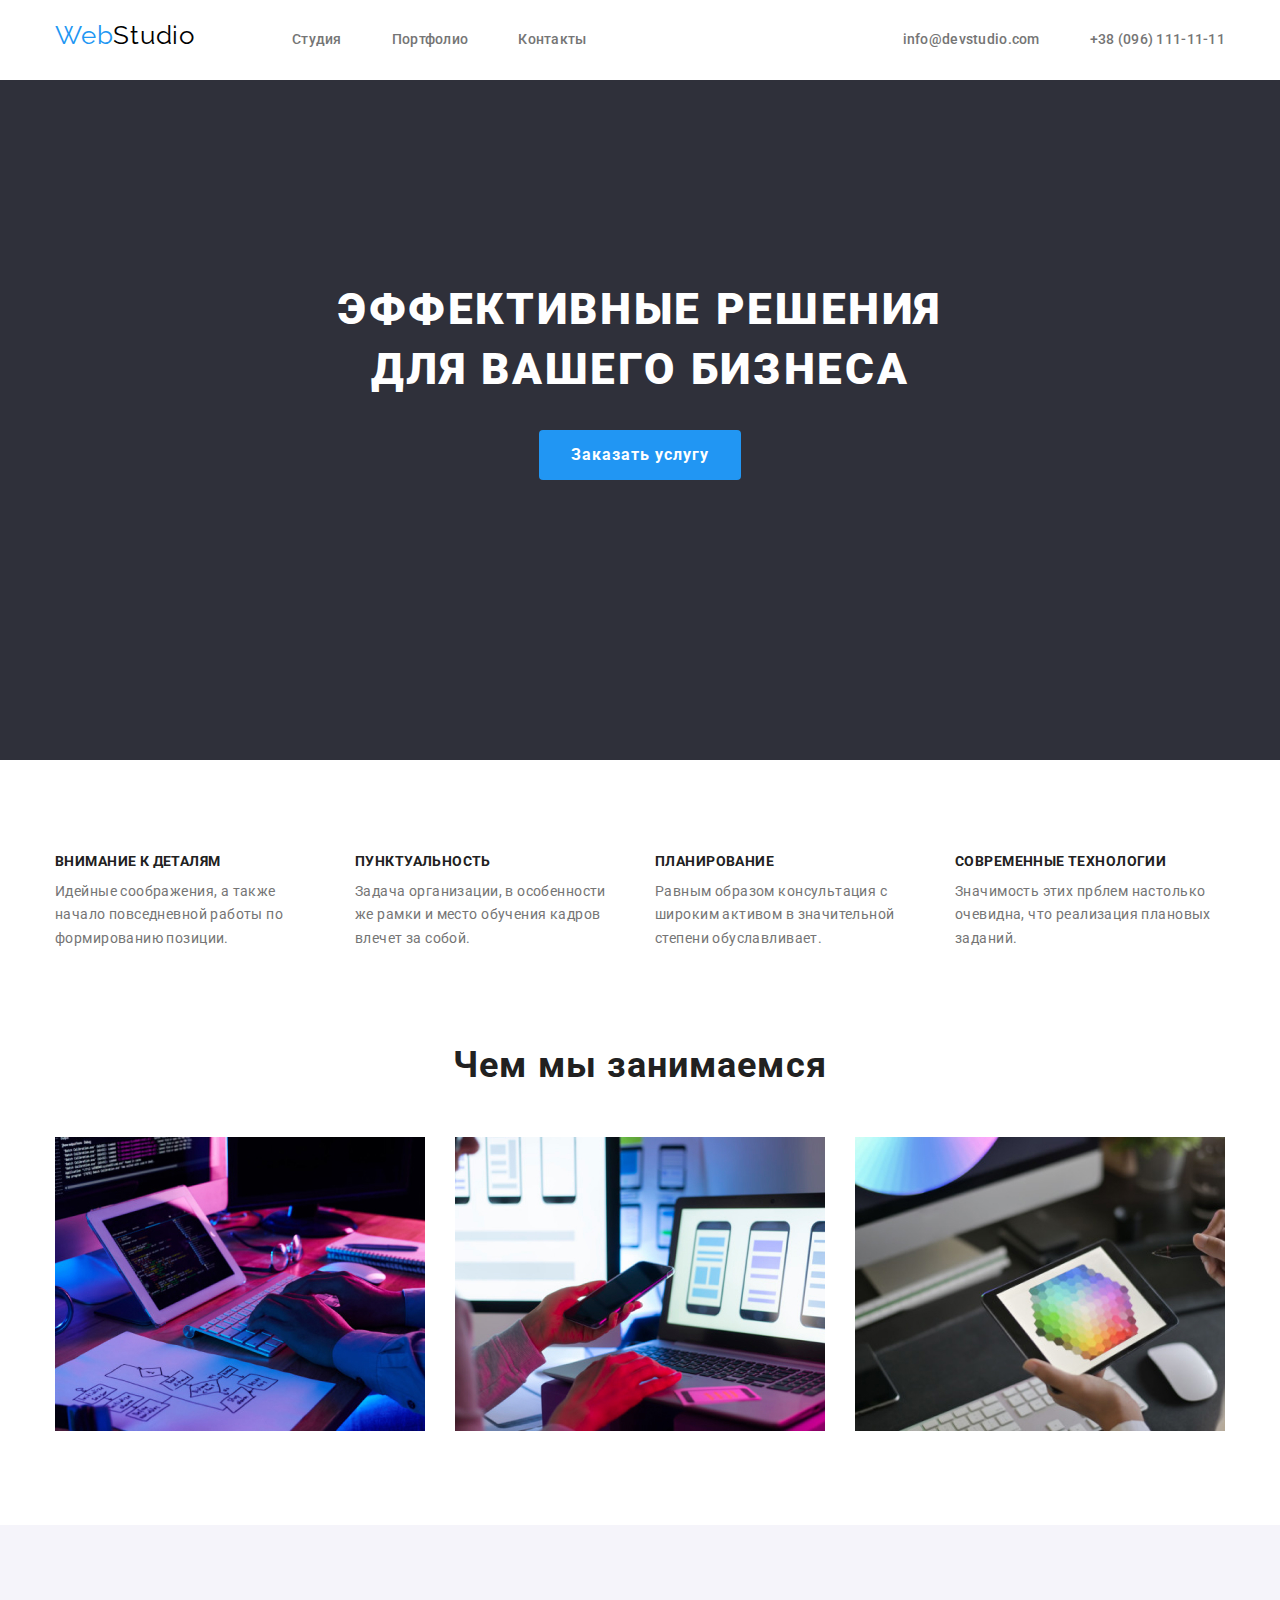
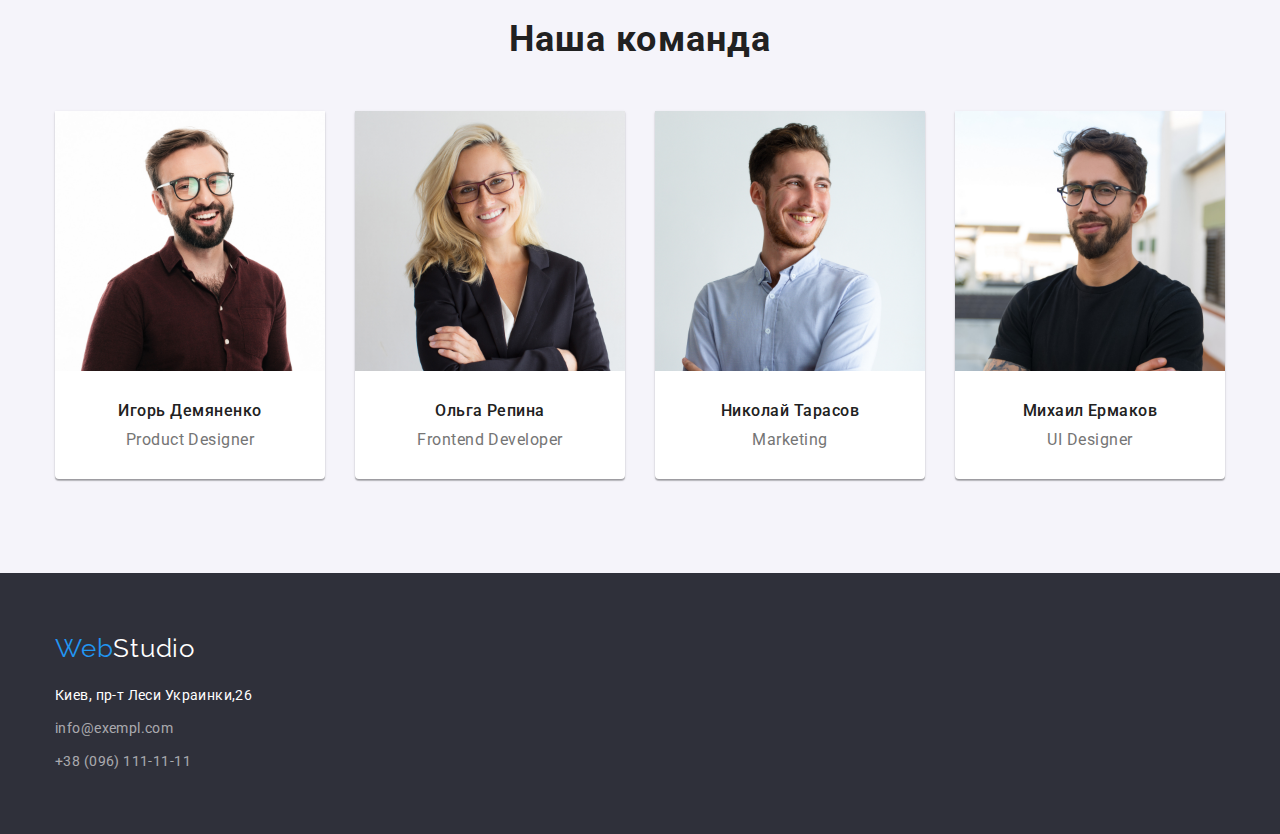
<file: index.html>
<!DOCTYPE html>
<html lang="ru">
  <head>
    <meta charset="UTF-8" />
    <meta name="viewport" content="width=device-width, initial-scale=1.0" />
    <title>Веб студия. Главная</title>
    <link
      href="https://fonts.googleapis.com/css2?family=Raleway:wght@700&family=Roboto:wght@400;500;700;900&display=swap"
      rel="stylesheet"
    />
    <link
      href="https://cdnjs.cloudflare.com/ajax/libs/modern-normalize/1.0.0/modern-normalize.min.css"
      rel="stylesheet"
    />
    <!-- параметр - fallback - заменен параметром swap в линке на гугл фонт.-->
    <!-- link rel="stylesheet" href="./css/normalize.css" /   -->
    <link rel="stylesheet" href="./css/common.css" />
    <link rel="stylesheet" href="./css/main.css" />
  </head>

  <body>
    <!-- Шапка страницы -->
    <header>
      <div class="container menu-nv">
        <!-- site-nav - Главная навигация -->
        <nav>
          <!-- logo Логотип, всегда ссылка -->
          <a href="./" lang="en" class="logo"
            >Web<span class="logo-black">Studio</span></a
          >
          <!-- site-nav - Ссылки на другие страницы или разделы текущей -->
          <ul class="list site-nav">
            <li class="li-site-nav">
              <a class="link current" href="./index.html">Студия</a>
            </li>
            <li class="li-site-nav">
              <a class="link" href="./html/portfolio.html">Портфолио</a>
            </li>
            <li class="li-site-nav">
              <a class="link" href="./">Контакты</a>
            </li>
          </ul>
        </nav>

        <!-- aus-nav, Contats -->
        <ul class="list aus-nav">
          <li class="li-aus-nav">
            <a class="link" href="mailto:info@devstudio.com"
              >info@devstudio.com</a
            >
          </li>
          <li class="li-aus-nav">
            <a class="link" href="tel:+380961111111">+38 (096) 111-11-11</a>
          </li>
        </ul>
      </div>
    </header>

    <!-- Уникальный контент страницы -->
    <main>
      <!-- Hero - Секция главная -->
      <section class="hero">
        <!--*розташування дає різницю*/-->
        <h1 class="hero-title">
          ЭФФЕКТИВНЫЕ РЕШЕНИЯ<br />
          ДЛЯ ВАШЕГО БИЗНЕСА
        </h1>
        <!-- order - Отображение кнопки  или-->
        <!-- service - Указываем ссыпку -->
        <a href="" class="button">Заказать услугу</a>
      </section>
      <!-- section advantage  - Секция преимуществ -->

      <section class="advntg">
        <div class="container">
          <ul class="list ul-advantage">
            <li class="li-advantage">
              <h3 class="advantage-title">ВНИМАНИЕ К ДЕТАЛЯМ</h3>
              <p>
                Идейные соображения, а также начало повседневной работы по
                формированию позиции.
              </p>
            </li>
            <li class="li-advantage">
              <h3 class="advantage-title">ПУНКТУАЛЬНОСТЬ</h3>
              <p>
                Задача организации, в особенности же рамки и место обучения
                кадров влечет за собой.
              </p>
            </li>
            <li class="li-advantage">
              <h3 class="advantage-title">ПЛАНИРОВАНИЕ</h3>
              <p>
                Равным образом консультация с широким активом в значительной
                степени обуславливает.
              </p>
            </li>
            <li class="li-advantage">
              <h3 class="advantage-title">СОВРЕМЕННЫЕ ТЕХНОЛОГИИ</h3>
              <p>
                Значимость этих прблем настолько очевидна, что реализация
                плановых заданий.
              </p>
            </li>
          </ul>
        </div>
      </section>

      <!-- section work -->

      <section class="section-work">
        <div class="container">
          <h2 class="section-title">Чем мы занимаемся</h2>
          <ul class="list lu-work">
            <li class="li-work img">
              <img
                src="./images/21.jpg"
                alt="Программист за работой, использует планшет, рукопись, набирая команды на клавиатуре."
                width="370"
              />
            </li>
            <li class="li-work img">
              <img
                src="./images/22.jpg"
                alt="Человек держит в руках айфон и работает на ноутбуке."
                width="370"
              />
            </li>
            <li class="li-work img">
              <img
                src="./images/23.jpg"
                alt="Дизайнер держит в руках планшет и выбирает цвет из изображенной палитры цветов."
                width="370"
              />
            </li>
          </ul>
        </div>
      </section>

      <!-- section staff -->
      <section class="section-staff">
        <div class="container">
          <!--*розташування дає різницю*/-->
          <h2 class="section-title">Наша команда</h2>
          <ul class="list lu-staff">
            <li class="li-staff outline-staff img">
              <img
                src="./images/31.jpg"
                alt="Фотография Игоря Демяненко Product Designer."
                width="270"
              />
              <div class="staff-pr max-wd">
                <h3 class="staff-title">Игорь Демяненко</h3>
                <p class="staff-p">Product Designer</p>
              </div>
            </li>
            <li class="li-staff outline-staff img">
              <img
                src="./images/32.jpg"
                alt="Фотография Ольги Репиной Frontend Developer."
                width="270"
              />
              <div class="staff-pr max-wd">
                <h3 class="staff-title">Ольга Репина</h3>
                <p class="staff-p">Frontend Developer</p>
              </div>
            </li>
            <li class="li-staff outline-staff img">
              <img
                src="./images/33.jpg"
                alt="Фотография Николая Тарасова Marketing."
                width="270"
              />
              <div class="staff-pr max-wd">
                <h3 class="staff-title">Николай Тарасов</h3>
                <p class="staff-p">Marketing</p>
              </div>
            </li>
            <li class="li-staff outline-staff img">
              <img
                src="./images/34.jpg"
                alt="Фотография Михаила Ермакова UI Designer."
                width="270"
              />
              <div class="staff-pr max-wd">
                <h3 class="staff-title">Михаил Ермаков</h3>
                <p class="staff-p">UI Designer</p>
              </div>
            </li>
          </ul>
        </div>
      </section>
    </main>

    <!-- Подвал страницы -->
    <footer>
      <div class="container cont">
        <!--*розташування дає різницю*/-->
        <!-- Логотип, всегда ссылка -->
        <!--href="./index.html" lang="en" class="logo"-->
        <a href="./" lang="en" class="logo"
          >Web<span class="logo-white">Studio</span></a
        >
        <!-- Адрес и контакты -->
        <address class="adr">
          Киев, пр-т Леси Украинки,26
          <a href="mailto:info@exempl.com" class="aus-footer"
            >info@exempl.com</a
          >
          <a href="tel:+380961111111" class="aus-footer">+38 (096) 111-11-11</a>
        </address>
      </div>
    </footer>
  </body>
</html>

<!-- абсолютные пути
                  <img src="https://www.figma.com/file/VQ02IIL57fc33U4GP1WEdf/Web-Studio-Version-2.0?node-id=1572%3A136"
                
                  <img src="https://www.figma.com/file/VQ02IIL57fc33U4GP1WEdf/Web-Studio-Version-2.0?node-id=1572%3A141"
             
                  <img src="https://www.figma.com/file/VQ02IIL57fc33U4GP1WEdf/Web-Studio-Version-2.0?node-id=1572%3A146"
    
                  <img src="https://www.figma.com/file/VQ02IIL57fc33U4GP1WEdf/Web-Studio-Version-2.0?node-id=1572%3A155"
                  
                  <img src="https://www.figma.com/file/VQ02IIL57fc33U4GP1WEdf/Web-Studio-Version-2.0?node-id=1572%3A183"
               
                  <img src="https://www.figma.com/file/VQ02IIL57fc33U4GP1WEdf/Web-Studio-Version-2.0?node-id=1572%3A211"
               
                  <img src="https://www.figma.com/file/VQ02IIL57fc33U4GP1WEdf/Web-Studio-Version-2.0?node-id=1572%3A239"  -->
</file>
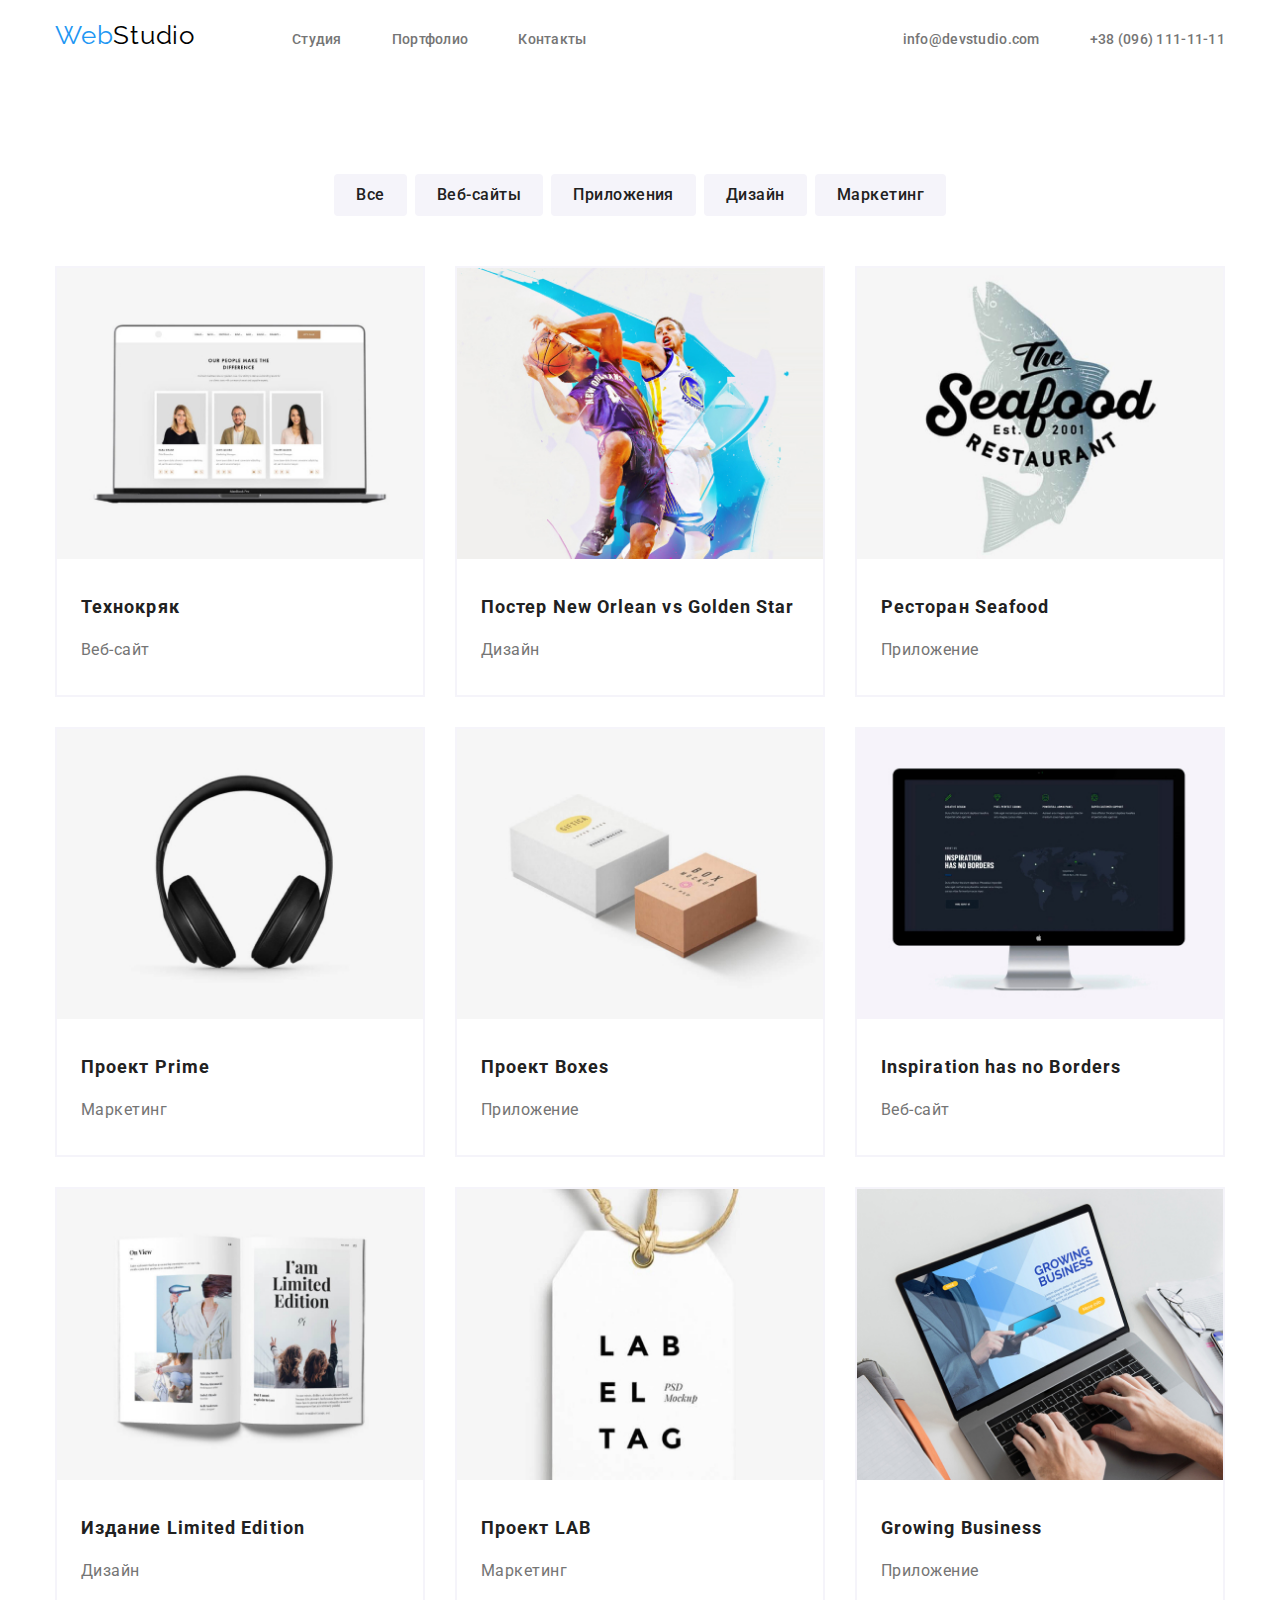
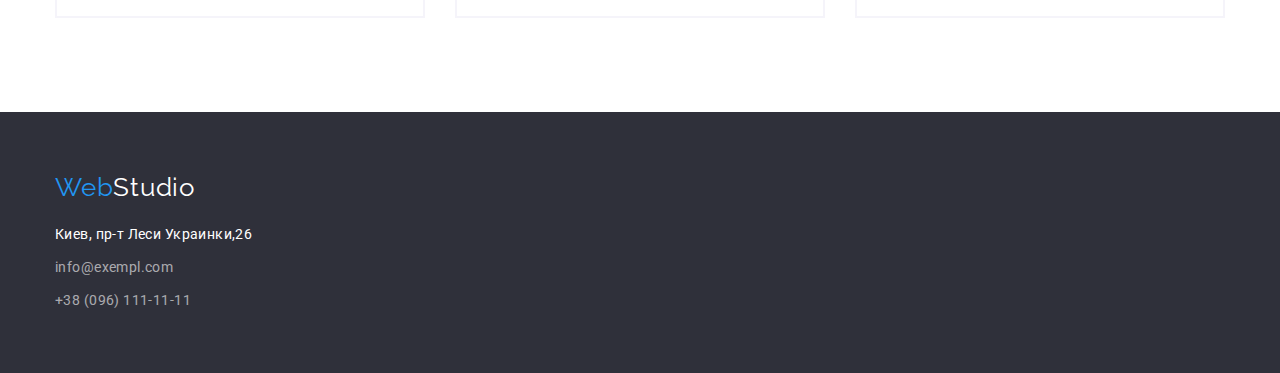
<file: html/portfolio.html>
<!DOCTYPE html>
<html lang="ru">
  <head>
    <meta charset="UTF-8" />
    <meta name="viewport" content="width=device-width, initial-scale=1.0" />
    <title>Portfolio</title>
    <link
      href="https://fonts.googleapis.com/css2?family=Raleway:wght@700&family=Roboto:wght@400;500;700;900&display=swap"
      rel="stylesheet"
    />
    <link
      href="https://cdnjs.cloudflare.com/ajax/libs/modern-normalize/1.0.0/modern-normalize.min.css"
      rel="stylesheet"
    />
    <!-- Див.на 2.34 год. вебінар Модуль 2. Вебинар №3. Основы CSS. Селекторы. Цвет -->
    <!-- link rel="stylesheet" href="./css/normalize.css" /   -->
    <link rel="stylesheet" href="../css/common.css" />
    <link rel="stylesheet" href="../css/portfolio.css" />
  </head>

  <!-- Контент страницы portfolio-->

  <body>
    <!-- Шапка страницы -->
    <header>
      <div class="container menu-nv">
        <!-- site-nav - Главная навигация -->
        <nav>
          <!-- logo Логотип, всегда ссылка -->
          <a href="./" lang="en" class="logo"
            >Web<span class="logo-black">Studio</span></a
          >
          <!-- site-nav - Ссылки на другие страницы или разделы текущей -->
          <ul class="list site-nav">
            <li class="li-site-nav">
              <a class="link current" href="../index.html">Студия</a>
            </li>
            <li class="li-site-nav">
              <a class="link" href="../html/portfolio.html">Портфолио</a>
            </li>
            <li class="li-site-nav">
              <a class="link" href="../">Контакты</a>
            </li>
          </ul>
        </nav>

        <!-- aus-nav, Contats -->
        <ul class="list aus-nav">
          <li class="li-aus-nav">
            <a class="link" href="mailto:info@devstudio.com"
              >info@devstudio.com</a
            >
          </li>
          <li class="li-aus-nav">
            <a class="link" href="tel:+380961111111">+38 (096) 111-11-11</a>
          </li>
        </ul>
      </div>
    </header>

    <main>
      <!-- навигация портфолио-->
      <section class="general">
        <div class="container">
          <ul class="filter-btn list topline">
            <li class="describe-btn">
              <button type="button">Все</button>
            </li>
            <li class="describe-btn">
              <button type="button">Веб-сайты</button>
            </li>
            <li class="describe-btn">
              <button type="button">Приложения</button>
            </li>
            <li class="describe-btn">
              <button type="button">Дизайн</button>
            </li>
            <li class="describe-btn">
              <button type="button">Маркетинг</button>
            </li>
          </ul>

          <!--  <h1> ПОРТФОЛИО </h1>      -->
          <ul class="list ul-dcrtn">
            <li class="block-li img outline-main">
              <!-- Рамка вокруг текста -->

              <a href=""
                ><img
                  src="../images/portfolio-img/hw-02-001.jpg"
                  alt="Изибражение контента веб-сайта."
                  width="370"
                />
                <div class="card-title">
                  <h2 class="name-work">Технокряк</h2>
                  <p class="type-work">Веб-сайт</p>
                </div>
              </a>

              <!--          <p class="describe-work">
                      Технокряк это современная площадка распространения коронавируса.
                      Компании используют эту платформу для цифрового шпионажа и атак
                      на защищенные сервера конкурентов.
                    </p> -->
            </li>
            <li class="block-li img outline-main">
              <!-- Рамка вокруг текста -->

              <a href=""
                ><img
                  src="../images/portfolio-img/hw-02-002.jpg"
                  alt="Изображение баскетболистов с мячем."
                  width="370"
                />
                <div class="card-title">
                  <h2 class="name-work">Постер New Orlean vs Golden Star</h2>
                  <p class="type-work">Дизайн</p>
                </div>
              </a>

              <!--          <p class="describe-work">
                      Технокряк это современная площадка распространения коронавируса.
                      Компании используют эту платформу для цифрового шпионажа и атак
                      на защищенные сервера конкурентов.
                    </p> -->
            </li>
            <li class="block-li img outline-main">
              <!-- Рамка вокруг текста -->

              <a href=""
                ><img
                  src="../images/portfolio-img/hw-02-003.jpg"
                  alt="Изображение афиши ресторана Seafood."
                  width="370"
                />
                <div class="card-title">
                  <h2 class="name-work">Ресторан Seafood</h2>
                  <p class="type-work">Приложение</p>
                </div>
              </a>

              <!--          <p class="describe-work">
                      Технокряк это современная площадка распространения коронавируса.
                      Компании используют эту платформу для цифрового шпионажа и атак
                      на защищенные сервера конкурентов.
                    </p> -->
            </li>

            <li class="block-li img outline-main">
              <!-- Рамка вокруг текста -->

              <a href=""
                ><img
                  src="../images/portfolio-img/hw-02-004.jpg"
                  alt="Изображение товара наушникм."
                  width="370"
                />
                <div class="card-title">
                  <h2 class="name-work">Проект Prime</h2>
                  <p class="type-work">Маркетинг</p>
                </div>
              </a>

              <!--          <p class="describe-work">
                      Технокряк это современная площадка распространения коронавируса.
                      Компании используют эту платформу для цифрового шпионажа и атак
                      на защищенные сервера конкурентов.
                      </p> -->
            </li>
            <li class="block-li img outline-main">
              <!-- Рамка вокруг текста -->

              <a href=""
                ><img
                  src="../images/portfolio-img/hw-02-005.jpg"
                  alt="Изображение упаковочных коробок."
                  width="370"
                />
                <div class="card-title">
                  <h2 class="name-work">Проект Boxes</h2>
                  <p class="type-work">Приложение</p>
                </div>
              </a>

              <!--          <p class="describe-work">
                      Технокряк это современная площадка распространения коронавируса.
                      Компании используют эту платформу для цифрового шпионажа и атак
                      на защищенные сервера конкурентов.
                    </p> -->
            </li>
            <li class="block-li img outline-main">
              <!-- Рамка вокруг текста -->

              <a href=""
                ><img
                  src="../images/portfolio-img/hw-02-006.jpg"
                  alt="Изображение презентации веб-сайта."
                  width="370"
                />
                <div class="card-title">
                  <h2 class="name-work">Inspiration has no Borders</h2>
                  <p class="type-work">Веб-сайт</p>
                </div>
              </a>

              <!--          <p class="describe-work">
                      Технокряк это современная площадка распространения коронавируса.
                      Компании используют эту платформу для цифрового шпионажа и атак
                      на защищенные сервера конкурентов.
                    </p> -->
            </li>
            <li class="block-li img outline-main">
              <!-- Рамка вокруг текста -->

              <a href=""
                ><img
                  src="../images/portfolio-img/hw-02-007.jpg"
                  alt="Изображение рекламного издания."
                  width="370"
                />
                <div class="card-title">
                  <h2 class="name-work">Издание Limited Edition</h2>
                  <p class="type-work">Дизайн</p>
                </div>
              </a>

              <!--          <p class="describe-work">
                      Технокряк это современная площадка распространения коронавируса.
                      Компании используют эту платформу для цифрового шпионажа и атак
                      на защищенные сервера конкурентов.
                    </p> -->
            </li>
            <li class="block-li img outline-main">
              <!-- Рамка вокруг текста -->

              <a href=""
                ><img
                  src="../images/portfolio-img/hw-02-008.jpg"
                  alt="Изображение бирка товара."
                  width="370"
                />
                <div class="card-title">
                  <h2 class="name-work">Проект LAB</h2>
                  <p class="type-work">Маркетинг</p>
                </div>
              </a>

              <!--          <p class="describe-work">
                      Технокряк это современная площадка распространения коронавируса.
                      Компании используют эту платформу для цифрового шпионажа и атак
                      на защищенные сервера конкурентов.
                    </p> -->
            </li>
            <li class="block-li img outline-main">
              <!-- Рамка вокруг текста -->

              <a href=""
                ><img
                  src="../images/portfolio-img/hw-02-009.jpg"
                  alt="Изображение презентации бизнеса на ноутбуке."
                  width="370"
                />
                <div class="card-title">
                  <h2 class="name-work">Growing Business</h2>
                  <p class="type-work">Приложение</p>
                </div>
              </a>

              <!--          <p class="describe-work">
                      Технокряк это современная площадка распространения коронавируса.
                      Компании используют эту платформу для цифрового шпионажа и атак
                      на защищенные сервера конкурентов.
                    </p> -->
            </li>
          </ul>
        </div>
      </section>
    </main>

    <!-- Подвал страницы -->
    <footer>
      <div class="container cont">
        <!--*розташування дає різницю*/-->
        <!-- Логотип, всегда ссылка -->
        <!--href="./index.html" lang="en" class="logo"-->
        <a href="../" lang="en" class="logo"
          >Web<span class="logo-white">Studio</span></a
        >
        <!-- Адрес и контакты -->
        <address class="adr">
          Киев, пр-т Леси Украинки,26
          <a href="mailto:info@exempl.com" class="aus-footer"
            >info@exempl.com</a
          >
          <a href="tel:+380961111111" class="aus-footer">+38 (096) 111-11-11</a>
        </address>
      </div>
    </footer>
  </body>
</html>

<!-- абсолютные пути  не cкопировались  -->
</file>
<file: css/common.css>
:root {
  /*як селектор html для index.html
  Робимо об'яву своїх перемінних:*/
  --primary-text-color: #212121;
  --title-text-color: #757575;
  --accent-color: #2196f3;
  --primary-white-color: #ffffff;

  --secondary-bckgr-color: #2f303a;
  --secondary-grey-color: rgba(255, 255, 255, 0.6);
  --secondary-blacK-color: #000000;
  --button-bckgr-color: #f5f4fa;
 
}


body {
  background-color: var(--primary-white-color);
  color: var(--title-text-color);

  font-family: Roboto, Raleway, sans-serif;
  /*щрифт без насічок*/
  /*letter-spacing: 0.15em;   Унаслідковуване*/
}

.container {
  /*  центрування  */
  /*margin: 0 auto;*/
  margin-left: auto;
  margin-right: auto;
  width: 1200px; /* 1170 + 15 + 15 */
  padding-left: 15px;
  padding-right: 15px;

  /*outline: 2px solid tomato; /* слой */
  /* background-color: #fffbbb; / завжди використовуватити в роботі з container*/
}

/*  margin: 0 auto;  */

img {
  /*зняти margin в картиках*/
  display: block;
  max-width: 100%;
  height: auto;
}
a {
  text-decoration: none;
}

/*{ display: inline-block; /Превращает любой элемент в строчный, простой  текст */

/**** Site-nav  */
.menu-nv {
  display: flex;
  height: 80px;
  align-items: center;
}

.list {
  padding: 0; /* або пройтись через ліву крайню кнопку в F12 */
  margin: 0; /* або пройтись через ліву крайню кнопку в F12 */
           
  /* class для сброса стиля, например, точек при uL 
  и link для можно так же. M.2,Веб.З: 1.42.20 */
  list-style: none; 
}

/* logo */
.logo {
  display: inline-flex;
  color: var(--accent-color);
  font-family: Raleway, cursive;
  font-size: 26px;
  line-height: 1.19;
  /* identical to box height */
  letter-spacing: 0.03em;
  text-decoration: none; /*праює тільки зі ссилками*/
 }

.logo-black {
  margin-right: 93px; 
  color: var(--secondary-blacK-color);
}

.site-nav .link,
.aus-nav .link {
  display: block;
  align-items: center;
  padding-top: 32px;
  padding-bottom: 32px;

  color: var(--title-text-color);

  font-weight: 500;
  font-size: 14px;
  line-height: 1.14;
  letter-spacing: 0.02em;
}
/* очистка крайньої геометрії, 3-й варіант*/
.site-nav .li-site-nav + .li-site-nav,
.aus-nav .li-aus-nav + .li-aus-nav {
  margin-left: 50px; 
}
.site-nav {
  display: inline-flex;
  color: var(--primary-text-color);
}
.aus-nav {
  display: inline-flex;
  margin-left: auto;
}
/*
.li-site-nav { 
/*outline: 1px solid rebeccapurple;
  background-color: salmon;
  margin-right: 50px; 
}
/* очистка крайньої геометрії, 2-й варіант 
.site-nav .li-site-nav:last-child {
  margin-right: 0px; 
} */

/*
.li-aus-nav {
/* outline: 1px solid red; 
  background-color: rosybrown;
  margin-right: 0px;
}
/* очистка крайньої геометрії, 1-й варіант
.aus-nav .li-aus-nav:not(:last-child) {
  margin-right: 50px;
}
*/

.site-nav .link .current {
  display: block; /* зняти зазор перед елементом справа (для inline block - не застосовується)*/
  color: var(--accent-color);
}
.site-nav .link:hover,
.site-nav .link:focus {
  color: var(--accent-color);
  text-decoration: none; /*праює тільки зі ссилками*/
}
/*aus-nav*/
.aus-nav .link:hover,
.aus-nav .link:focus {
  color: var(--accent-color);
}




/* main */

.cont {
 padding-top: 60px;
 padding-bottom: 60px;
}
/*footer background #2F303A*/
.adr {
  display: flex;
  flex-direction: column;
}
footer {
     /*  центрування  */
    /*margin: 0 auto;*/
  margin left: auto;
  margin right: auto;
  margin-top: 0;
  margin-bottom: 0;
  padding-left: 15px;
  padding-right: 15px;
  padding-top: 0px;
  padding-bottom: 0px;
  background-color: var(--secondary-bckgr-color);
  color: var(--primary-white-color);
}
/* logo */

.logo-white {
  color: var(--primary-white-color);
}

/* address */
address {
  margin-top: 20px;
  font-style: normal;
  font-weight: 400;
  font-size: 14px;
  line-height: 1.71; /* or 171% */
  letter-spacing: 0.03em;
}

.aus-footer {
  margin-top: 9px; 
  color: var(--secondary-grey-color);
  text-decoration: none; /*праює тільки зі ссилками*/
}

.aus-footer:hover,
.aus-footer:focus {
  /*ефект наведення M.2,Веб.З: 1.47.20 */
  color: var(--accent-color);
}
</file>
<file: css/main.css>
/*hero*/
h1 {
  font-weight: 900;
  font-size: 44px;
  line-height: 1.36; /* or 136% */
  text-align: center;
  letter-spacing: 0.06em;
}

.hero-title {
  margin-top: 0;
  margin-bottom: 0;
}

.hero {
  margin-top: 0;
  margin-bottom: 0;
  padding-left: 15px;
  padding-right: 15px;

  /* height: 600px; центрування  margin: 0 auto; */
  margin-left: auto;
  margin-right: auto;
  padding-top: 200px;
  padding-bottom: 280px;
  text-align: center; /*від цього елемента унаслідує .hero-title та .button */
  background-color: var(--secondary-bckgr-color);
  color: var(--primary-white-color);

  /*background-color: #tomato; / завжди використовуватити в роботі з container*/
  /*margin-bottom: 100px; / margin, padding допоміжно використовуватити в роботі */
}

/* button - Системи кнопок M.2,Веб.З: 2.09.40 */
.hero a {
  text-decoration: none; /*праює тільки зі ссилками*/
}

.button {
  display: inline-block; /*щоб розвернути в горизонталь і запрацювали  padding горизонталі */
  border-radius: 4px;
  padding-left: 32px;
  padding-right: 32px;
  padding-top: 10px;
  padding-bottom: 10px;
  margin-top: 30px;

  border-style: none;
  /* border-color робимо прозорим якщо border є  transparent ; opacity: 0.5; */

  color: var(--primary-white-color);
  background-color: var(--accent-color);

  font-weight: 700;
  font-size: 16px;
  line-height: 1.87;
  letter-spacing: 0.06em;

  text-align: center;
}
.button:hover,
.button:focus {
  background-color: var(--accent-color);
  color: var(--secondary-grey-color);
}

section {
  color: var(--primary-text-color);
}

/* section advantage */
.advntg {
  padding-top: 94px;
}
.advantage-title {
  margin-top: 0;
  margin-bottom: 0;
  color: var(--primary-text-color);

  font-weight: 700;
  font-size: 14px;
  line-height: 1.14;
  letter-spacing: 0.03em;

  /* background-color: tomato; / завжди використовуватити в роботі з container*/
  /*margin-bottom: 100px; / margin, padding допоміжно використовуватити в роботі */
}

p {
  margin-top: 10px;
  margin-bottom: 0;

  color: var(--title-text-color);

  font-weight: 400;
  font-size: 14px;
  line-height: 1.71;
  letter-spacing: 0.03em;
}
.ul-advantage {
  display: flex; /*багатострочний flex контейнер для ul*/
  flex-wrap: wrap; /*перенос li-елементів строки*/
  /* align-items: center; */
  /* justify-content: center;  /створює проблему пустого місця*/
  /* max-lines: ; */
  /* background-color: teal;*/
  padding-top: 0;
}
.ul-advantage .li-advantage {
  /* width: 23.125%;  width: 270px; */
  width: calc((100% - 30px * 3) / 4);
  vertical-align: top;
  margin-bottom: 30px;
  margin-right: 30px;

  /* padding-bottom: 94px; */
  /*background-color: lightcoral;*/
}
.li-advantage:nth-child(4n) {
  margin-right: 0px; /* зносимо правий margin у 4-го елемента */
}
.li-advantage:nth-last-child(-n + 4) {
  margin-bottom: 0px; /* зносимо нижні margin у 4-х останніх елементів */
  padding-bottom: 94;
}
/*.li-advantage:not(nth-last-child(-n + 4)) { margin-bottom: 30px; } / встановлюєм margin всім крім 4-го елемента */

/*.ul-advantage .li-advantage {   margin-right: ;  }  */
/*.ul-advantage .li-advantage:last-child { margin-right: 0px;  } */
/*.ul-advantage .li-advantage:not(:last-child) {margin-right: 40px; } */
.ul-advantage .li-advantage + .li-advantage {
  /*сeлектор сусіда for display: flex | inline-flex*/
  /* color: */
}

/* section work */
.section-title {
  margin-top: 0;
  margin-bottom: 50px;
  padding-bottom: 0;
  color: var(--primary-text-color);

  font-weight: 700;
  font-size: 36px;
  line-height: 1.16;
  text-align: center;
  letter-spacing: 0.03em;
}
/*.section-work {
  margin-top: 0;
  margin-bottom: 94;}
/*  background-color: orchid; /* завжди використовуватити в роботі з conteiner*/

/* Заголовки з padding */

/* рамка */
.section-work {
  /* outline: 2px solid tomato;  */
  /*border: 1px transparent var(--button-bckgr-color); /* рамка */
  padding-top: 94px;
  padding-bottom: 94px;
  margin-bottom: 0;
  /* float: left; */
}
.lu-work {
  display: flex; /*багатострочний flex контейнер для ul*/
  flex-wrap: wrap; /*перенос li-елементів строки*/
  /* background-color: yellow; */
}

.lu-work .li-work {
  /* width: 370px;*/
  width: calc((100% - 30px * 2) / 3);
  margin-right: 30px;
  margin-bottom: 30px;
}
/* структурні псевдокласи */
.lu-work .li-work:nth-child(3n) {
  margin-right: 0px; /* зносимо правий margin у 3-го елемента */
}
.lu-work .li-work:nth-last-child(-n + 3) {
  margin-bottom: 0px; /* зносимо нижні margin у 3-х останніх елементів */
}

/* section staff  */
/* Заголовки + padding */

.section-staff {
  margin-top: 0;
  margin-bottom: 0;
  padding-top: 94px;
  padding-bottom: 94px;
  background-color: var(--button-bckgr-color);

  /* background-color: olive; /* завжди використовуватити в роботі з container*/
}

.outline-staff {
  /* рамка */
  /*  outline: 2px solid red;*/
  border: 1px transparent var(--button-bckgr-color);
  padding: 0;

  /*  float: left;*/
}

.lu-staff {
  display: flex; /*багатострочний flex контейнер для ul*/
  flex-wrap: wrap; /*перенос li-елементів строки*/
  /* background-color: rgb(99, 132, 194);*/
}
.lu-staff .li-staff {
  width: calc((100% - 30px * 3) / 4);
  /* width: 23.125%; */
  /* width: 270px;*/
  margin-right: 30px;
  margin-bottom: 30px;
  background-color: var(--primary-white-color);
  box-shadow: 0px 1px 3px rgba(0, 0, 0, 0.12), 0px 1px 1px rgba(0, 0, 0, 0.14),
    0px 2px 1px rgba(0, 0, 0, 0.2);
  border-radius: 0px 0px 4px 4px;
}
/* структурні псевдокласи */
.lu-staff .li-staff:nth-child(4n) {
  margin-right: 0px; /* зносимо правий margin у 4-го елемента */
}
.lu-staff .li-staff:nth-last-child(-n + 4) {
  margin-bottom: 0px; /* зносимо нижні margin у 4-х останніх елементів */
}
.max-wd {
  max-width: 100%;
}
.staff-pr {
  padding-top: 30px;
  padding-bottom: 30px;
}

.staff-title {
  margin-bottom: 0px;
  margin-top: 0px;
  text-align: center;
  color: var(--primary-text-color);

  font-weight: 500;
  font-size: 16px;
  line-height: 1.19;
  letter-spacing: 0.03em;
}

.staff-p {
  margin-top: 10px;
  margin-bottom: 0px;
  text-align: center; /*від цього елемента унаслідує  */
  color: var(--title-text-color);

  font-weight: 400;
  font-size: 16px;
  line-height: 1.19;
  letter-spacing: 0.03em;
}
</file>
<file: css/portfolio.css>
/* Боаузер читає зправа наліво !!!   */

/* body {
  background-color: #ffffff;
  color: #212121;} --*/
/* button - Системи кнопок M.2,Веб.З: 2.09.40 */
.general {
  padding-top: 94px;
  padding-bottom: 94px;
  /*outline: 2px solid tomato; /* слой */
  /*border: 2px none; var(--button-bckgr-color); /* Убираем границу */
  /*border: 2px solid var(--button-bckgr-color);*/
  background-color: var(--primary-white-color);
}

.filter-btn {
  display: flex;
  margin-top: 0;
  margin-bottom: 0;
  justify-content: center;

  /* background-color: orchid; / завжди використовуватити в роботі з container*/
}
.topline {
  /*вертикаль */

  margin-top: 0px;
  margin-bottom: 50px;
}
.describe-btn button {
  border-radius: 4px;
  padding-left: 22px;
  padding-right: 22px;
  padding-top: 8px;
  padding-bottom: 8px;
  min-width: 73px;
  max-width: 150px;
  border-style: none;
  /* border-color робимо прозорим якщо border є  transparent ; opacity: 0.5; */
  /*margin-right: 8px; */
  color: var(--primary-text-color);
  background-color: var(--button-bckgr-color);

  font-weight: 500;
  font-size: 16px;
  line-height: 1.62; /* identical to box height, or 162% */
  text-align: center;
  letter-spacing: 0.03em;

  /* 
padding: 12px 24px;
display: inline-block; / Превращает любой элемент в строчный, простой  текст/
border: 1px solid black; */
}

/* очистка крайньої геометрії, 2-й варіант */
.filter-btn .describe-btn + .describe-btn {
  margin-left: 8px; /* дати по 8рх мыж елементами вліво */
}

.describe-btn button:hover,
.describe-btn button:focus {
  color: var(--primary-white-color);
  background-color: var(--accent-color);
}

/* main */
.section-dcrtn {
  margin: 0;

  /*border-style: solid var(--secondary-bckgr-color);*/
  /*background-color: teal;*/
}
.ul-dcrtn {
  display: flex; /*багатострочний flex контейнер для ul*/
  flex-wrap: wrap; /*перенос li-елементів строки*/
  /* vertical-align: 0%;*/
  /* align-items: center; */
  /* justify-content: center;  /створює проблему пустого місця*/
  /* max-lines: ; */
  /* background-color: teal;*/
  align-items: center;

  max-lines: ;
  block-size: 0%;
}
.ul-dcrtn .block-li {
  width: calc((100% - 30px * 2) / 3);
  /*vertical-align: top;*/
  margin-right: 30px;

  /* padding-bottom: 94px; */
  /*background-color: lightcoral;*/
}
/* структурні псевдокласи */
.block-li:nth-child(3n) {
  margin-right: 0px;
  /* зносимо правий margin у 3-го елемента */
}
.ul-dcrtn .block-li::nth-last-child(-n + 3) {
  margin-bottom: 0px;
} /* зносимо нижні margin у 3-х останніх елементів */

.block-li:not(:nth-last-child(-n + 3)) {
  margin-bottom: 30px;
} /* зносимо нижні margin у 3-х останніх елементів */

/*.block-li {
 margin-bottom: 30px; 
}*/

/* структурні псевдокласи */
/*.block-li:nth-child(3n) {
  margin-right: 0px; /* зносимо правий margin у 4-го елемента */
/*
.ul-dcrtn .block-li:nth-last-child(-n + 3){
  margin-bottom: 0px; }/* зносимо нижні margin у 4-х останніх елементів */

/*.li-advantage:not(nth-last-child(-n + 4)) { margin-bottom: 30px; } / встановлюєм margin всім крім 4-го елемента */

/*.ul-advantage .li-advantage {   margin-right: ;  }  */
/*.ul-advantage .li-advantage:last-child { margin-right: 0px;  } */
/*.ul-advantage .li-advantage:not(:last-child) {margin-right: 40px; } */
/*.ul-dcrtn .li-advantage + .li-advantage {
  /*сeлектор сусіда for display: flex | inline-flex*/
/* color: */

/*.ul-dcrtn .block-li + .block-li {
  margin-left: 0px;} /* дати по 8рх мiж елементами вліво */

.outline-main {
  /* рамка */

  /* outline: 2px solid tomato; */
  border: 2px solid var(--button-bckgr-color);
  padding: 0;

  /*  float: left; */
}

.card-title {
  padding-top: 30px;
  padding-bottom: 30px;
  padding-left: 24px;
  padding-right: 24px;
  margin: 0;
}

.name-work {
  margin: 0;
  color: var(--primary-text-color);

  font-weight: 700;
  font-size: 18px;
  line-height: 2; /* identical to box height, or 200% */
  letter-spacing: 0.06em;
}

.type-work {
  margin-top: 10px;
  margin-bottom: 0px;
  color: var(--title-text-color);

  font-weight: 400;
  font-size: 16px;
  line-height: 1.87; /* identical to box height, or 187% */
  letter-spacing: 0.03em;
}
/*.plastyr {
  margin: 0; 
  background-color: var(--primary-white-color);
  padding-bottom: 30px;}*/
/*outline: 2px solid tomato; /* слой */
/*border: 2px none; var(--button-bckgr-color); /* Убираем границу */

/*border: 2px solid var(--button-bckgr-color);*/

/*
.describe-work {
  color: var(--title-text-color);
  font-weight: 400;
  font-size: 14px;
  line-height: 1.71; 
  letter-spacing: 0.03em;

*/

/* filter nav 
.filter-nav .link {
  color: var(--accent-color);
}
.filter-nav .link:hover,
.filter-nav .link:focus {
  color: var(--title-text-color);
}  */

/*hero/
.hero-title {
  color: var(--title-text-color);
}    */
/*section/
.section-title {
  color: var(--title-text-color);
} 
*/
/*feature/
.feature-list .title {
  color: var(--title-text-color);
}
*/

/*examples/
.work-list .title {
  color: var(--title-text-color);
}
*/
</file>
